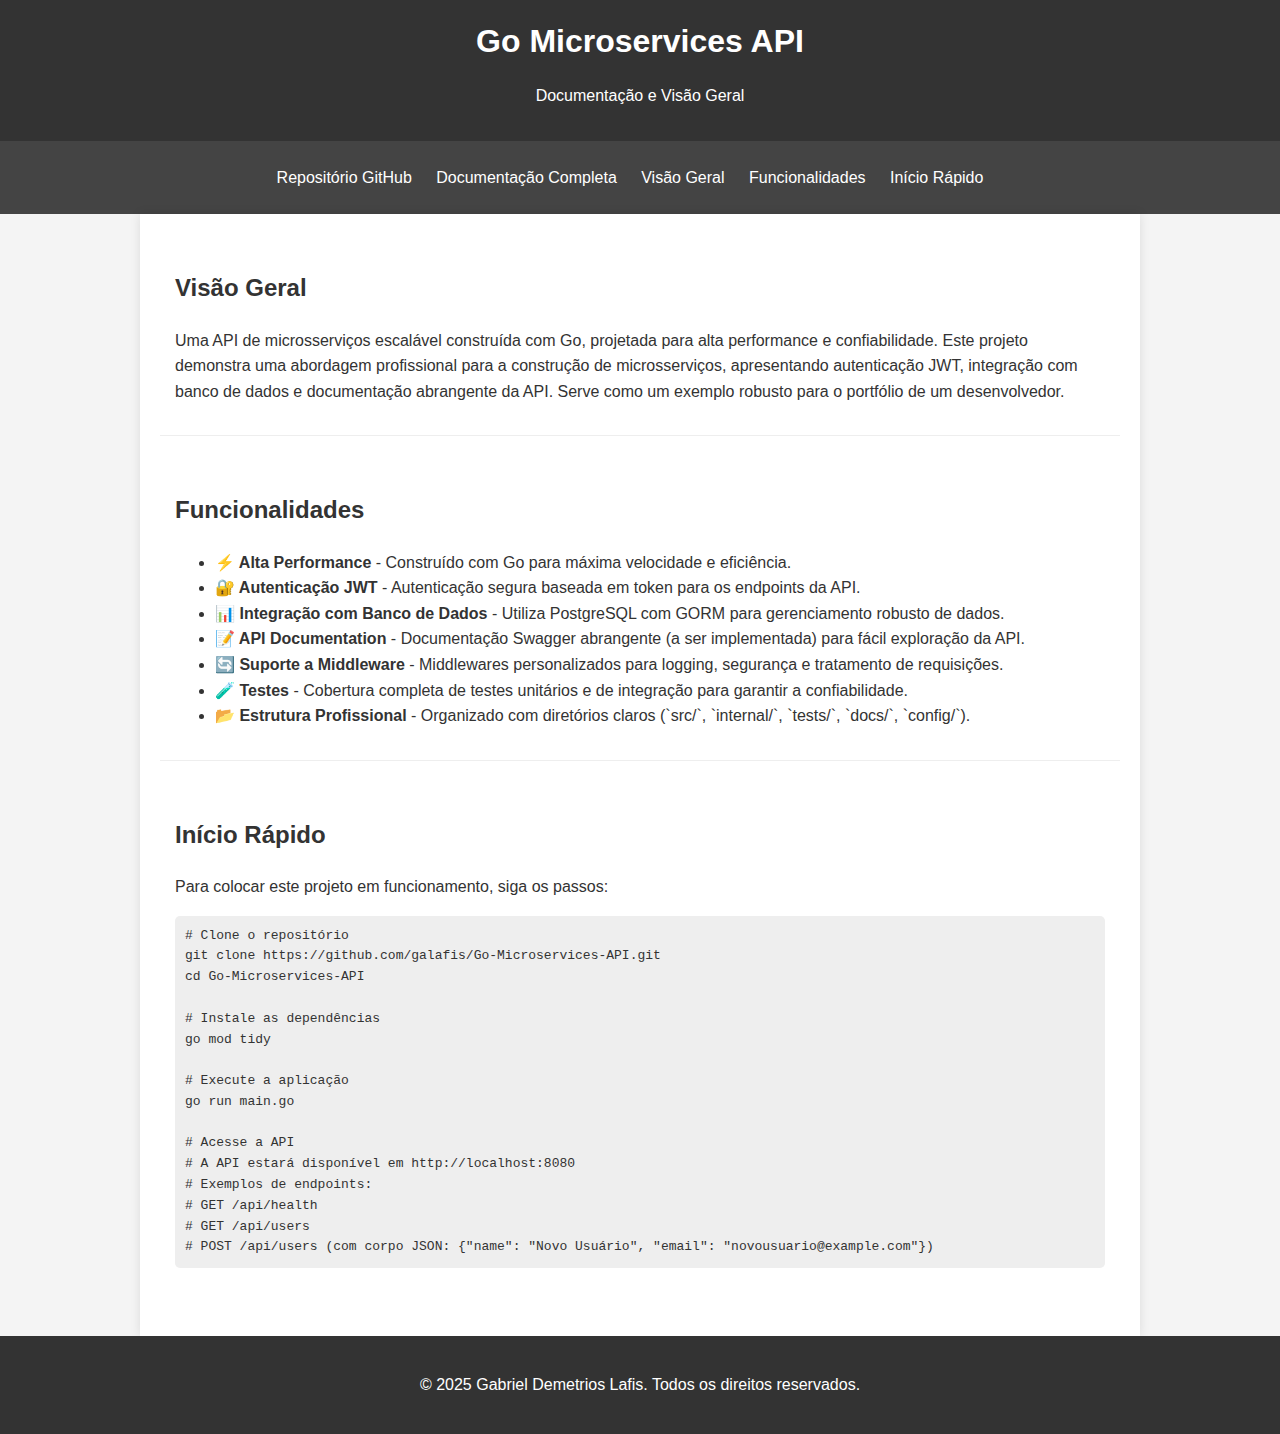
<file: index.html>
<!DOCTYPE html>
<html lang="pt-BR">
<head>
    <meta charset="UTF-8">
    <meta name="viewport" content="width=device-width, initial-scale=1.0">
    <title>Go Microservices API - Documentação</title>
    <link rel="stylesheet" href="style.css">
</head>
<body>
    <header>
        <h1>Go Microservices API</h1>
        <p>Documentação e Visão Geral</p>
    </header>
    <nav>
        <ul>
            <li><a href="https://github.com/galafis/Go-Microservices-API" target="_blank">Repositório GitHub</a></li>
            <li><a href="./docs/README.md" target="_blank">Documentação Completa</a></li>
            <li><a href="#overview">Visão Geral</a></li>
            <li><a href="#features">Funcionalidades</a></li>
            <li><a href="#quick-start">Início Rápido</a></li>
        </ul>
    </nav>
    <main>
        <section id="overview">
            <h2>Visão Geral</h2>
            <p>Uma API de microsserviços escalável construída com Go, projetada para alta performance e confiabilidade. Este projeto demonstra uma abordagem profissional para a construção de microsserviços, apresentando autenticação JWT, integração com banco de dados e documentação abrangente da API. Serve como um exemplo robusto para o portfólio de um desenvolvedor.</p>
        </section>
        <section id="features">
            <h2>Funcionalidades</h2>
            <ul>
                <li><strong>⚡ Alta Performance</strong> - Construído com Go para máxima velocidade e eficiência.</li>
                <li><strong>🔐 Autenticação JWT</strong> - Autenticação segura baseada em token para os endpoints da API.</li>
                <li><strong>📊 Integração com Banco de Dados</strong> - Utiliza PostgreSQL com GORM para gerenciamento robusto de dados.</li>
                <li><strong>📝 API Documentation</strong> - Documentação Swagger abrangente (a ser implementada) para fácil exploração da API.</li>
                <li><strong>🔄 Suporte a Middleware</strong> - Middlewares personalizados para logging, segurança e tratamento de requisições.</li>
                <li><strong>🧪 Testes</strong> - Cobertura completa de testes unitários e de integração para garantir a confiabilidade.</li>
                <li><strong>📂 Estrutura Profissional</strong> - Organizado com diretórios claros (`src/`, `internal/`, `tests/`, `docs/`, `config/`).</li>
            </ul>
        </section>
        <section id="quick-start">
            <h2>Início Rápido</h2>
            <p>Para colocar este projeto em funcionamento, siga os passos:</p>
            <pre><code># Clone o repositório
git clone https://github.com/galafis/Go-Microservices-API.git
cd Go-Microservices-API

# Instale as dependências
go mod tidy

# Execute a aplicação
go run main.go

# Acesse a API
# A API estará disponível em http://localhost:8080
# Exemplos de endpoints:
# GET /api/health
# GET /api/users
# POST /api/users (com corpo JSON: {"name": "Novo Usuário", "email": "novousuario@example.com"})
</code></pre>
        </section>
    </main>
    <footer>
        <p>&copy; 2025 Gabriel Demetrios Lafis. Todos os direitos reservados.</p>
    </footer>
</body>
</html>
</file>
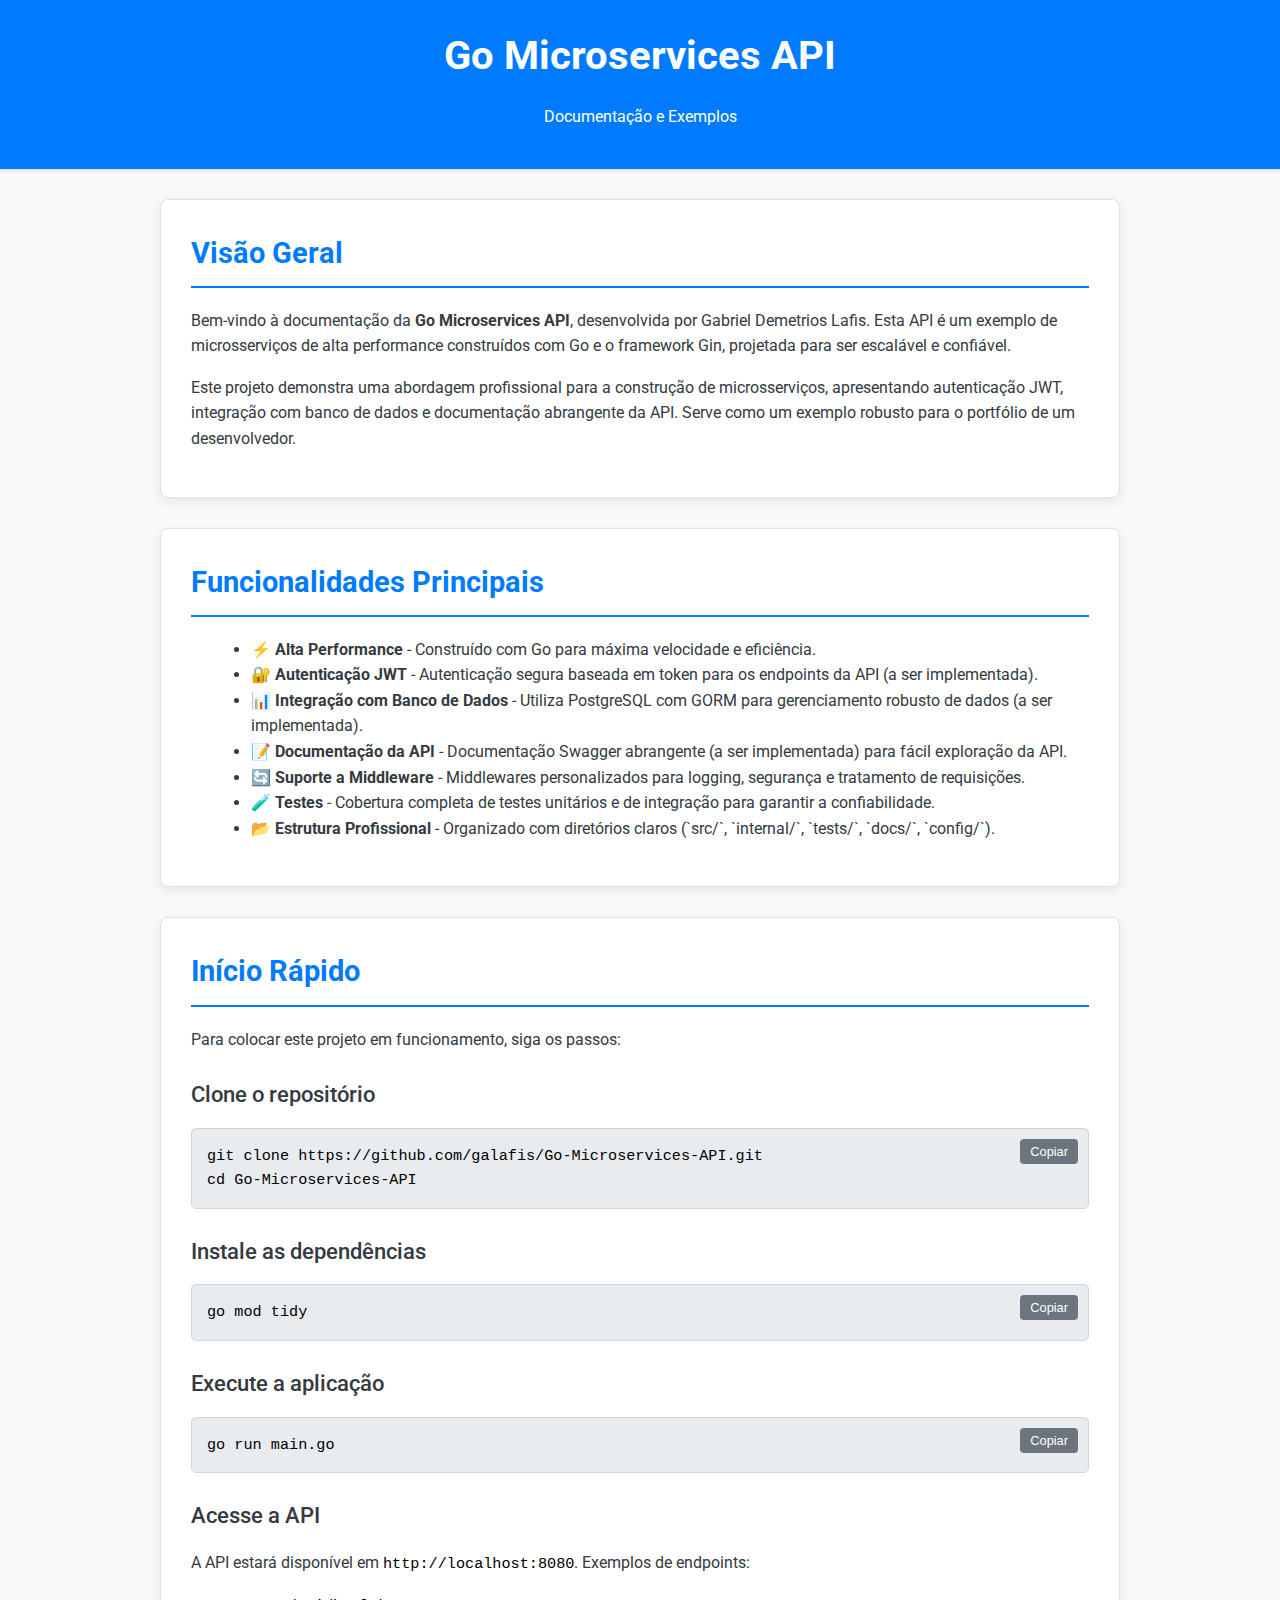
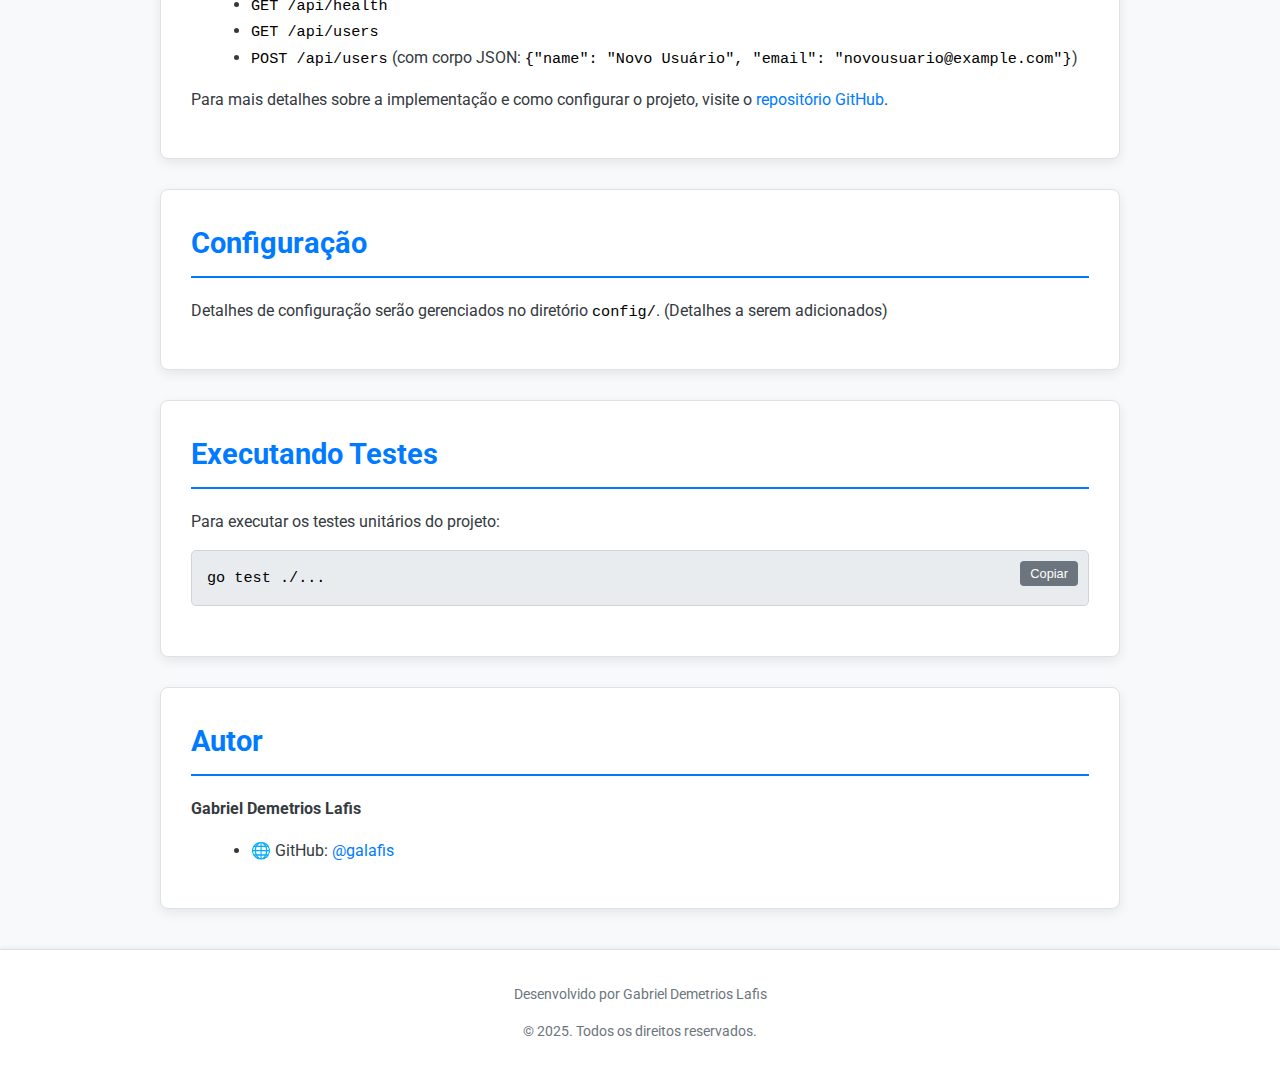
<file: docs/index.html>
<!DOCTYPE html>
<html lang="en">
<head>
    <meta charset="UTF-8">
    <meta name="viewport" content="width=device-width, initial-scale=1.0">
    <title>Go Microservices API - Documentação</title>
    <link href="https://fonts.googleapis.com/css2?family=Roboto:wght@300;400;700&display=swap" rel="stylesheet">
    <style>
        :root {
            --primary-color: #007bff;
            --secondary-color: #6c757d;
            --background-color: #f8f9fa;
            --text-color: #343a40;
            --header-color: #ffffff;
            --card-background: #ffffff;
            --code-background: #e9ecef;
            --border-color: #dee2e6;
        }

        body {
            font-family: 'Roboto', sans-serif;
            line-height: 1.6;
            margin: 0;
            padding: 0;
            background-color: var(--background-color);
            color: var(--text-color);
            -webkit-font-smoothing: antialiased;
            -moz-osx-font-smoothing: grayscale;
        }

        .header {
            background-color: var(--primary-color);
            color: var(--header-color);
            padding: 1.5rem 0;
            text-align: center;
            box-shadow: 0 2px 4px rgba(0,0,0,0.1);
        }

        .header h1 {
            margin: 0;
            font-weight: 700;
            font-size: 2.5rem;
        }

        .container {
            max-width: 960px;
            margin: 30px auto;
            padding: 0 20px;
        }

        .card {
            background: var(--card-background);
            padding: 30px;
            border-radius: 8px;
            box-shadow: 0 4px 12px rgba(0,0,0,0.08);
            margin-bottom: 30px;
            border: 1px solid var(--border-color);
        }

        h2 {
            color: var(--primary-color);
            font-weight: 700;
            font-size: 1.8rem;
            margin-top: 0;
            border-bottom: 2px solid var(--primary-color);
            padding-bottom: 10px;
            margin-bottom: 20px;
        }

        h3 {
            color: var(--text-color);
            font-weight: 500;
            font-size: 1.4rem;
            margin-top: 25px;
            margin-bottom: 15px;
        }

        p {
            margin-bottom: 15px;
        }

        ul {
            list-style-type: disc;
            margin-left: 20px;
            margin-bottom: 15px;
        }

        pre {
            background: var(--code-background);
            padding: 15px;
            border-radius: 5px;
            overflow-x: auto;
            position: relative;
            margin-bottom: 20px;
            border: 1px solid #ced4da;
        }

        code {
            font-family: 'Fira Code', 'Courier New', Courier, monospace;
            font-size: 0.95rem;
            color: #000000;
        }

        .copy-btn {
            position: absolute;
            top: 10px;
            right: 10px;
            background-color: var(--secondary-color);
            color: white;
            border: none;
            padding: 5px 10px;
            border-radius: 4px;
            cursor: pointer;
            font-size: 0.8rem;
            transition: background-color 0.2s ease;
        }

        .copy-btn:hover {
            background-color: #5a6268;
        }

        a {
            color: var(--primary-color);
            text-decoration: none;
            transition: color 0.2s ease;
        }

        a:hover {
            color: #0056b3;
            text-decoration: underline;
        }

        .footer {
            text-align: center;
            margin-top: 40px;
            padding: 20px;
            font-size: 0.85em;
            color: var(--secondary-color);
            border-top: 1px solid var(--border-color);
            background-color: var(--card-background);
            box-shadow: 0 -2px 4px rgba(0,0,0,0.05);
        }

        /* Responsividade */
        @media (max-width: 768px) {
            .header h1 {
                font-size: 2rem;
            }
            .container {
                margin: 20px auto;
                padding: 0 15px;
            }
            .card {
                padding: 20px;
            }
            h2 {
                font-size: 1.5rem;
            }
            h3 {
                font-size: 1.2rem;
            }
        }

        @media (max-width: 480px) {
            .header h1 {
                font-size: 1.8rem;
            }
            .card {
                padding: 15px;
            }
            h2 {
                font-size: 1.3rem;
            }
            h3 {
                font-size: 1.1rem;
            }
            .copy-btn {
                padding: 3px 8px;
                font-size: 0.7rem;
            }
        }
    </style>
</head>
<body>
    <div class="header">
        <h1>Go Microservices API</h1>
        <p>Documentação e Exemplos</p>
    </div>

    <div class="container">
        <div class="card">
            <h2>Visão Geral</h2>
            <p>Bem-vindo à documentação da <strong>Go Microservices API</strong>, desenvolvida por Gabriel Demetrios Lafis. Esta API é um exemplo de microsserviços de alta performance construídos com Go e o framework Gin, projetada para ser escalável e confiável.</p>
            <p>Este projeto demonstra uma abordagem profissional para a construção de microsserviços, apresentando autenticação JWT, integração com banco de dados e documentação abrangente da API. Serve como um exemplo robusto para o portfólio de um desenvolvedor.</p>
        </div>

        <div class="card">
            <h2>Funcionalidades Principais</h2>
            <ul>
                <li><strong>⚡ Alta Performance</strong> - Construído com Go para máxima velocidade e eficiência.</li>
                <li><strong>🔐 Autenticação JWT</strong> - Autenticação segura baseada em token para os endpoints da API (a ser implementada).</li>
                <li><strong>📊 Integração com Banco de Dados</strong> - Utiliza PostgreSQL com GORM para gerenciamento robusto de dados (a ser implementada).</li>
                <li><strong>📝 Documentação da API</strong> - Documentação Swagger abrangente (a ser implementada) para fácil exploração da API.</li>
                <li><strong>🔄 Suporte a Middleware</strong> - Middlewares personalizados para logging, segurança e tratamento de requisições.</li>
                <li><strong>🧪 Testes</strong> - Cobertura completa de testes unitários e de integração para garantir a confiabilidade.</li>
                <li><strong>📂 Estrutura Profissional</strong> - Organizado com diretórios claros (`src/`, `internal/`, `tests/`, `docs/`, `config/`).</li>
            </ul>
        </div>

        <div class="card">
            <h2>Início Rápido</h2>
            <p>Para colocar este projeto em funcionamento, siga os passos:</p>

            <h3>Clone o repositório</h3>
            <pre><button class="copy-btn" onclick="copyCode(this)">Copiar</button><code>git clone https://github.com/galafis/Go-Microservices-API.git
cd Go-Microservices-API</code></pre>

            <h3>Instale as dependências</h3>
            <pre><button class="copy-btn" onclick="copyCode(this)">Copiar</button><code>go mod tidy</code></pre>

            <h3>Execute a aplicação</h3>
            <pre><button class="copy-btn" onclick="copyCode(this)">Copiar</button><code>go run main.go</code></pre>

            <h3>Acesse a API</h3>
            <p>A API estará disponível em <code>http://localhost:8080</code>. Exemplos de endpoints:</p>
            <ul>
                <li><code>GET /api/health</code></li>
                <li><code>GET /api/users</code></li>
                <li><code>POST /api/users</code> (com corpo JSON: <code>{"name": "Novo Usuário", "email": "novousuario@example.com"}</code>)</li>
            </ul>
            <p>Para mais detalhes sobre a implementação e como configurar o projeto, visite o <a href="https://github.com/galafis/Go-Microservices-API">repositório GitHub</a>.</p>
        </div>

        <div class="card">
            <h2>Configuração</h2>
            <p>Detalhes de configuração serão gerenciados no diretório <code>config/</code>. (Detalhes a serem adicionados)</p>
        </div>

        <div class="card">
            <h2>Executando Testes</h2>
            <p>Para executar os testes unitários do projeto:</p>
            <pre><button class="copy-btn" onclick="copyCode(this)">Copiar</button><code>go test ./...</code></pre>
        </div>

        <div class="card">
            <h2>Autor</h2>
            <p><strong>Gabriel Demetrios Lafis</strong></p>
            <ul>
                <li>🌐 GitHub: <a href="https://github.com/galafis">@galafis</a></li>
            </ul>
        </div>
    </div>

    <div class="footer">
        <p>Desenvolvido por Gabriel Demetrios Lafis</p>
        <p>&copy; 2025. Todos os direitos reservados.</p>
    </div>

    <script>
        function copyCode(button) {
            const pre = button.parentElement;
            const code = pre.querySelector('code');
            const text = code.innerText;
            navigator.clipboard.writeText(text).then(() => {
                const originalText = button.innerText;
                button.innerText = 'Copiado!';
                setTimeout(() => {
                    button.innerText = originalText;
                }, 2000);
            }).catch(err => {
                console.error('Erro ao copiar: ', err);
            });
        }
    </script>
</body>
</html>
</file>
<file: style.css>
body {
    font-family: 'Segoe UI', Tahoma, Geneva, Verdana, sans-serif;
    line-height: 1.6;
    margin: 0;
    padding: 0;
    background: #f4f4f4;
    color: #333;
}

header {
    background: #333;
    color: #fff;
    padding: 1rem 0;
    text-align: center;
}

header h1 {
    margin: 0;
}

nav {
    background: #444;
    color: #fff;
    padding: 0.5rem 0;
    text-align: center;
}

nav ul {
    padding: 0;
    list-style: none;
}

nav ul li {
    display: inline;
    margin-right: 20px;
}

nav a {
    color: #fff;
    text-decoration: none;
}

main {
    padding: 20px;
    max-width: 960px;
    margin: auto;
    background: #fff;
    box-shadow: 0 0 10px rgba(0, 0, 0, 0.1);
}

section {
    margin-bottom: 20px;
    padding: 15px;
    border-bottom: 1px solid #eee;
}

section:last-child {
    border-bottom: none;
}

h2 {
    color: #333;
}

pre {
    background: #eee;
    padding: 10px;
    border-radius: 5px;
    overflow-x: auto;
}

footer {
    text-align: center;
    padding: 20px;
    background: #333;
    color: #fff;
}

@media (max-width: 768px) {
    nav ul li {
        display: block;
        margin-bottom: 10px;
    }
}
</file>
